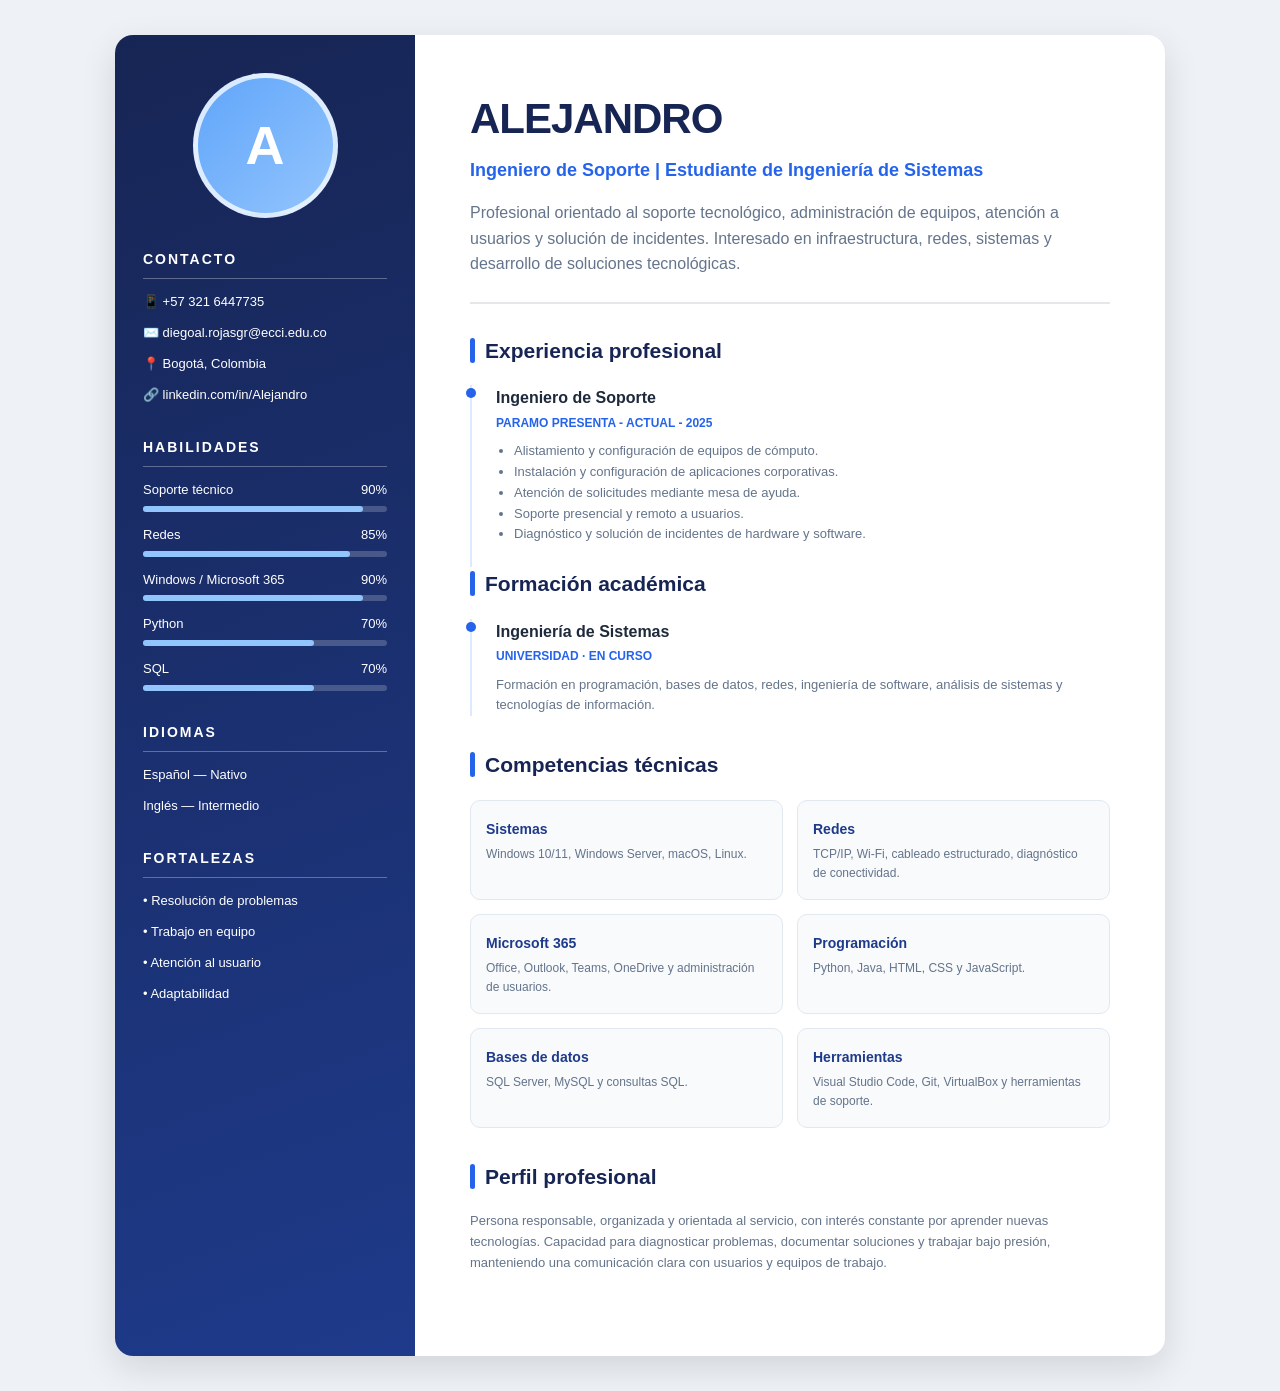
<file: index.html>
<!DOCTYPE html>
<html lang="es">
<head>
<meta charset="UTF-8">
<meta name="viewport" content="width=device-width, initial-scale=1.0">
<title>ALEJANDRO ROJAS</title>
<link rel="stylesheet" href="style.css">

</head>

<body>
<div class="cv">

<aside class="sidebar">
    <div class="photo">A</div>

    <h2>Contacto</h2>
    <div class="contact">
        <p>📱 +57 321 6447735</p>
        <p>✉️ diegoal.rojasgr@ecci.edu.co</p>
        <p>📍 Bogotá, Colombia</p>
        <p>🔗 linkedin.com/in/Alejandro</p>
    </div>

    <h2>Habilidades</h2>
    <div class="skills">
        <div class="skill">
            <div class="skill-name"><span>Soporte técnico</span><span>90%</span></div>
            <div class="bar"><div class="fill" style="width:90%"></div></div>
        </div>
        <div class="skill">
            <div class="skill-name"><span>Redes</span><span>85%</span></div>
            <div class="bar"><div class="fill" style="width:85%"></div></div>
        </div>
        <div class="skill">
            <div class="skill-name"><span>Windows / Microsoft 365</span><span>90%</span></div>
            <div class="bar"><div class="fill" style="width:90%"></div></div>
        </div>
        <div class="skill">
            <div class="skill-name"><span>Python</span><span>70%</span></div>
            <div class="bar"><div class="fill" style="width:70%"></div></div>
        </div>
        <div class="skill">
            <div class="skill-name"><span>SQL</span><span>70%</span></div>
            <div class="bar"><div class="fill" style="width:70%"></div></div>
        </div>
    </div>

    <h2>Idiomas</h2>
    <div class="contact">
        <p>Español — Nativo</p>
        <p>Inglés — Intermedio</p>
    </div>

    <h2>Fortalezas</h2>
    <div class="contact">
        <p>• Resolución de problemas</p>
        <p>• Trabajo en equipo</p>
        <p>• Atención al usuario</p>
        <p>• Adaptabilidad</p>
    </div>
</aside>

<main class="main">
    <div class="header">
        <h1>ALEJANDRO</h1>
        <h3>Ingeniero de Soporte | Estudiante de Ingeniería de Sistemas</h3>
        <p>
            Profesional orientado al soporte tecnológico, administración de equipos,
            atención a usuarios y solución de incidentes. Interesado en infraestructura,
            redes, sistemas y desarrollo de soluciones tecnológicas.
        </p>
    </div>

    <section>
        <h2>Experiencia profesional</h2>

        <div class="item">
            <h3>Ingeniero de Soporte</h3>
            <div class="date">PARAMO PRESENTA - ACTUAL - 2025</div>
            <ul>
                <li>Alistamiento y configuración de equipos de cómputo.</li>
                <li>Instalación y configuración de aplicaciones corporativas.</li>
                <li>Atención de solicitudes mediante mesa de ayuda.</li>
                <li>Soporte presencial y remoto a usuarios.</li>
                <li>Diagnóstico y solución de incidentes de hardware y software.</li>
            </ul>
        </div>

    <section>
        <h2>Formación académica</h2>

        <div class="item">
            <h3>Ingeniería de Sistemas</h3>
            <div class="date">UNIVERSIDAD · EN CURSO</div>
            <p>
                Formación en programación, bases de datos, redes, ingeniería de software,
                análisis de sistemas y tecnologías de información.
            </p>
        </div>

    </section>

    <section>
        <h2>Competencias técnicas</h2>
        <div class="cards">
            <div class="card"><strong>Sistemas</strong><p>Windows 10/11, Windows Server, macOS, Linux.</p></div>
            <div class="card"><strong>Redes</strong><p>TCP/IP, Wi-Fi, cableado estructurado, diagnóstico de conectividad.</p></div>
            <div class="card"><strong>Microsoft 365</strong><p>Office, Outlook, Teams, OneDrive y administración de usuarios.</p></div>
            <div class="card"><strong>Programación</strong><p>Python, Java, HTML, CSS y JavaScript.</p></div>
            <div class="card"><strong>Bases de datos</strong><p>SQL Server, MySQL y consultas SQL.</p></div>
            <div class="card"><strong>Herramientas</strong><p>Visual Studio Code, Git, VirtualBox y herramientas de soporte.</p></div>
        </div>
    </section>

    <section>
        <h2>Perfil profesional</h2>
        <p style="color:#64748b;font-size:13px">
            Persona responsable, organizada y orientada al servicio, con interés constante
            por aprender nuevas tecnologías. Capacidad para diagnosticar problemas,
            documentar soluciones y trabajar bajo presión, manteniendo una comunicación
            clara con usuarios y equipos de trabajo.
        </p>
    </section>

</main>

</div>
</body>
</html>
</file>
<file: style.css>
*{box-sizing:border-box;margin:0;padding:0}
body{
    font-family:Arial,Helvetica,sans-serif;
    background:#eef2f7;
    color:#263238;
    line-height:1.6;
}
.cv{
    max-width:1050px;
    margin:35px auto;
    background:#fff;
    display:grid;
    grid-template-columns:300px 1fr;
    min-height:1200px;
    box-shadow:0 12px 35px rgba(0,0,0,.12);
    border-radius:18px;
    overflow:hidden;
}
.sidebar{
    background:linear-gradient(160deg,#172554,#1e3a8a);
    color:white;
    padding:38px 28px;
}
.photo{
    width:145px;height:145px;
    border-radius:50%;
    margin:0 auto 25px;
    background:linear-gradient(135deg,#60a5fa,#93c5fd);
    display:flex;
    align-items:center;
    justify-content:center;
    font-size:54px;
    font-weight:bold;
    border:5px solid rgba(255,255,255,.75);
}
.sidebar h2{
    font-size:14px;
    letter-spacing:2px;
    margin:30px 0 13px;
    padding-bottom:8px;
    border-bottom:1px solid rgba(255,255,255,.3);
    text-transform:uppercase;
}
.contact p,.skills p{
    font-size:13px;
    margin:10px 0;
}
.skill{
    margin:13px 0;
}
.skill-name{
    display:flex;
    justify-content:space-between;
    font-size:13px;
}
.bar{
    height:6px;
    background:rgba(255,255,255,.2);
    border-radius:10px;
    margin-top:5px;
}
.fill{
    height:100%;
    background:#93c5fd;
    border-radius:10px;
}
.main{
    padding:50px 55px;
}
.header{
    border-bottom:2px solid #e5e7eb;
    padding-bottom:25px;
    margin-bottom:30px;
}
.header h1{
    font-size:42px;
    color:#172554;
    letter-spacing:-1px;
}
.header h3{
    color:#2563eb;
    font-size:18px;
    margin-top:4px;
    font-weight:600;
}
.header p{
    color:#64748b;
    margin-top:15px;
    max-width:700px;
}
section{
    margin-bottom:32px;
}
section h2{
    color:#172554;
    font-size:21px;
    margin-bottom:18px;
    display:flex;
    align-items:center;
    gap:10px;
}
section h2::before{
    content:"";
    width:5px;
    height:25px;
    background:#2563eb;
    border-radius:5px;
}
.item{
    position:relative;
    padding:0 0 22px 24px;
    border-left:2px solid #dbeafe;
}
.item::before{
    content:"";
    position:absolute;
    left:-6px;
    top:3px;
    width:10px;
    height:10px;
    background:#2563eb;
    border-radius:50%;
}
.item:last-child{padding-bottom:0}
.item h3{
    color:#1e293b;
    font-size:16px;
}
.date{
    color:#2563eb;
    font-size:12px;
    font-weight:bold;
    margin:3px 0 8px;
}
.item p,.item li{
    color:#64748b;
    font-size:13px;
}
ul{padding-left:18px}
.cards{
    display:grid;
    grid-template-columns:repeat(2,1fr);
    gap:14px;
}
.card{
    background:#f8fafc;
    border:1px solid #e2e8f0;
    padding:15px;
    border-radius:10px;
}
.card strong{color:#1e3a8a;font-size:14px}
.card p{font-size:12px;color:#64748b;margin-top:4px}
.footer{
    text-align:center;
    color:#94a3b8;
    font-size:11px;
    margin-top:35px;
}
@media(max-width:800px){
    .cv{grid-template-columns:1fr;margin:10px;border-radius:10px}
    .sidebar{padding:30px}
    .main{padding:35px 25px}
    .header h1{font-size:34px}
}
@media print{
    body{background:white}
    .cv{margin:0;box-shadow:none;border-radius:0}
}
</file>
